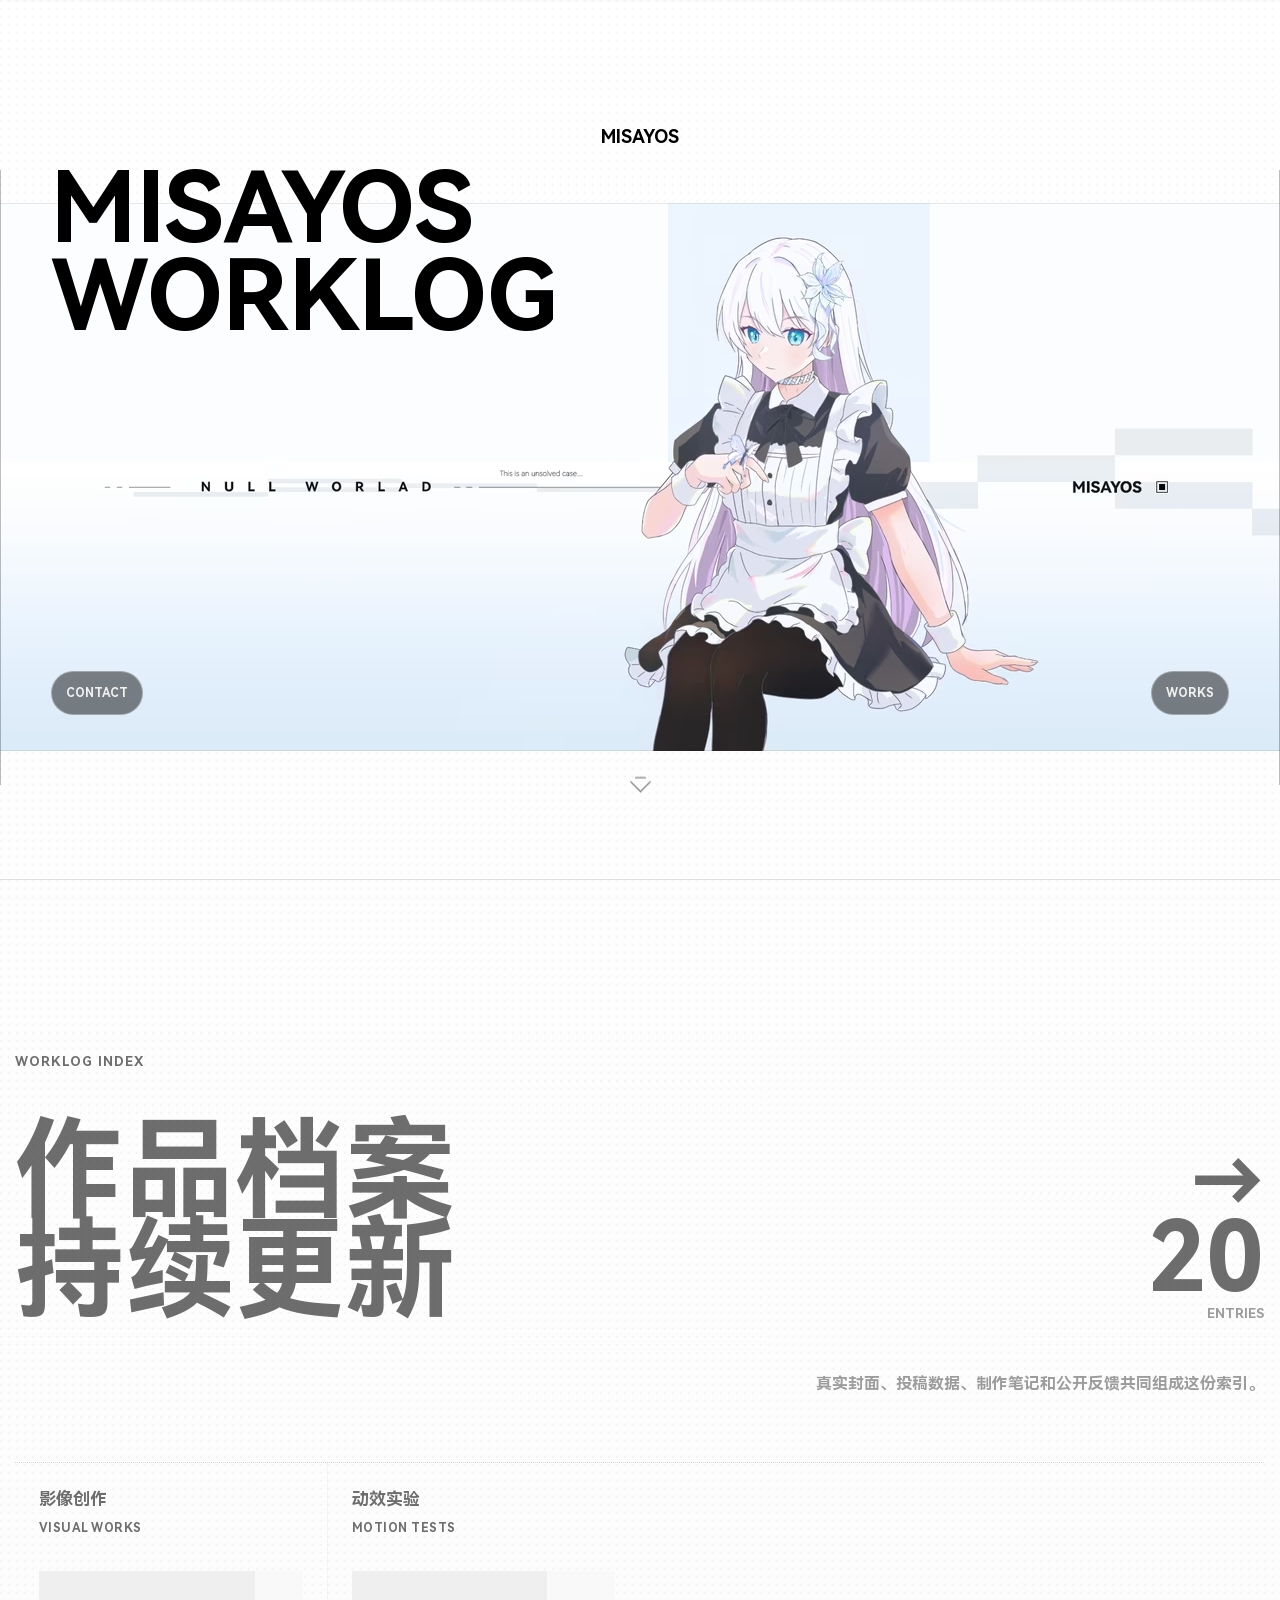
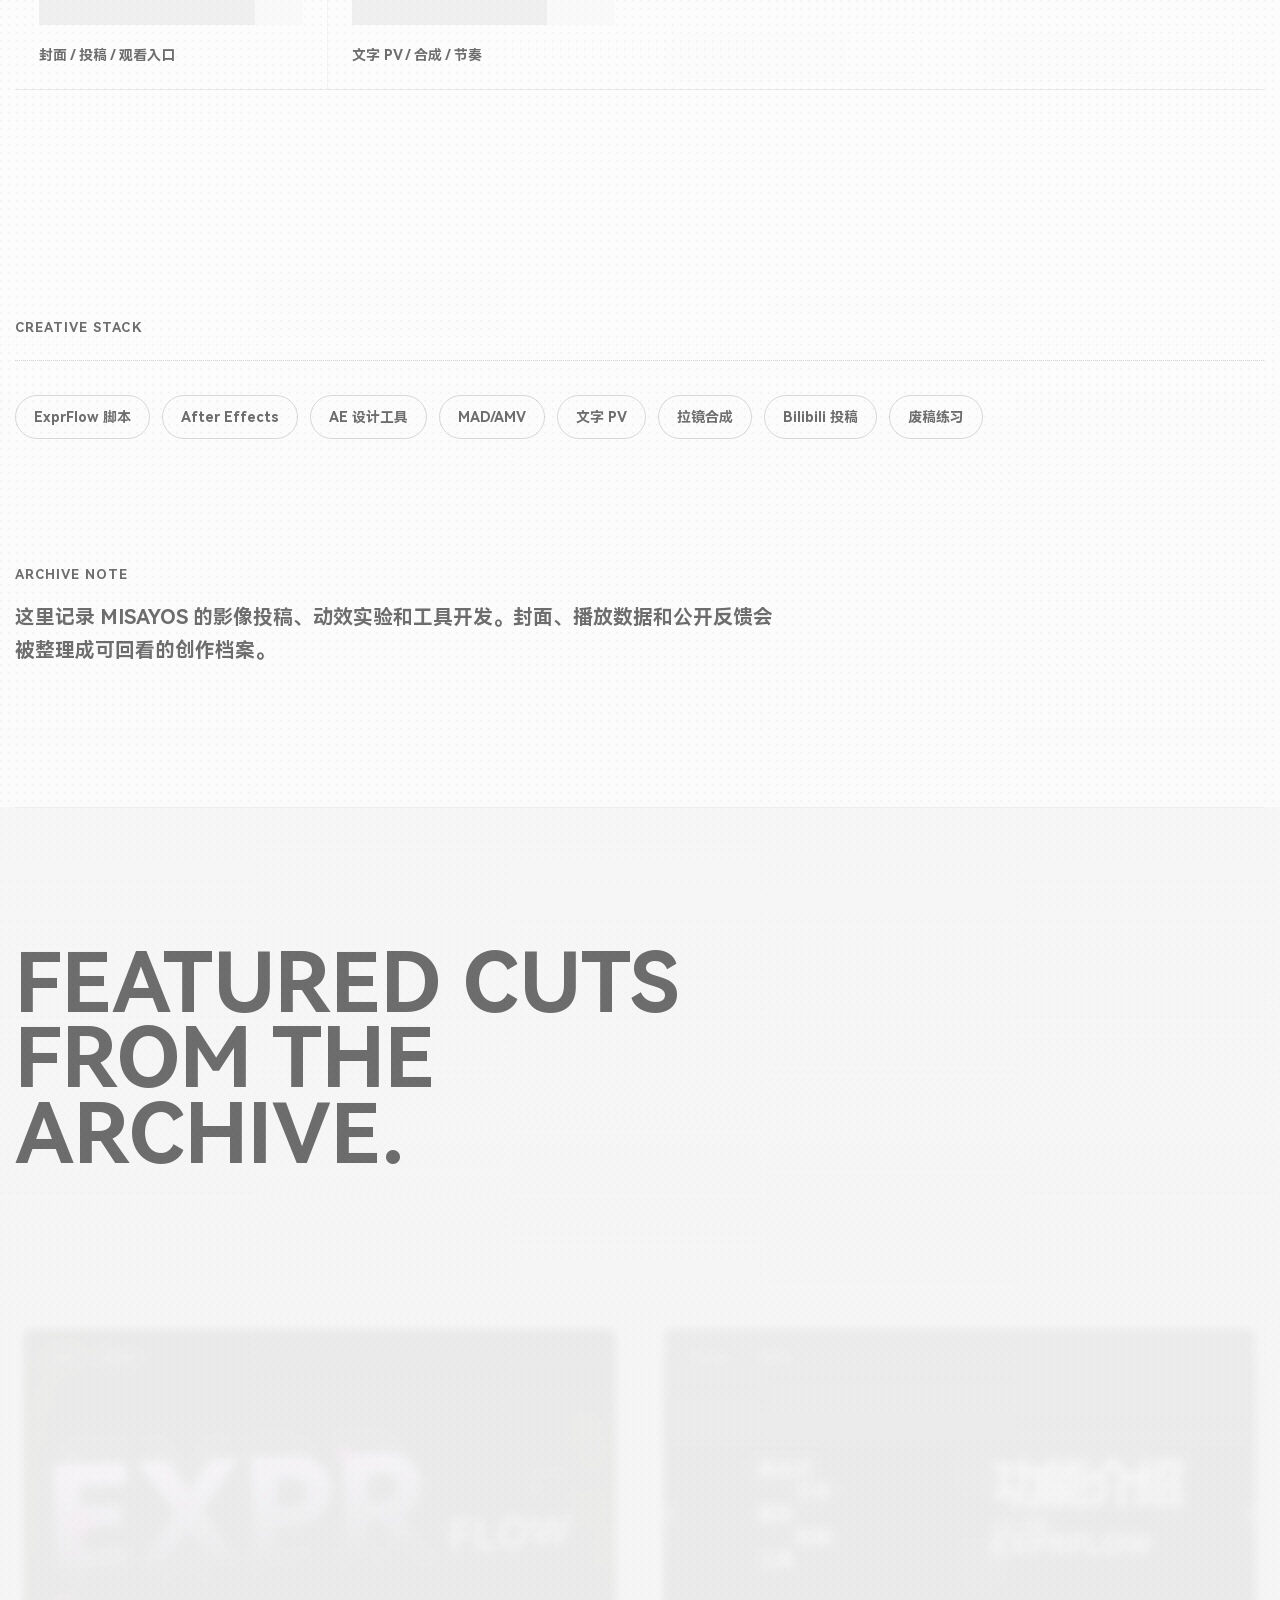
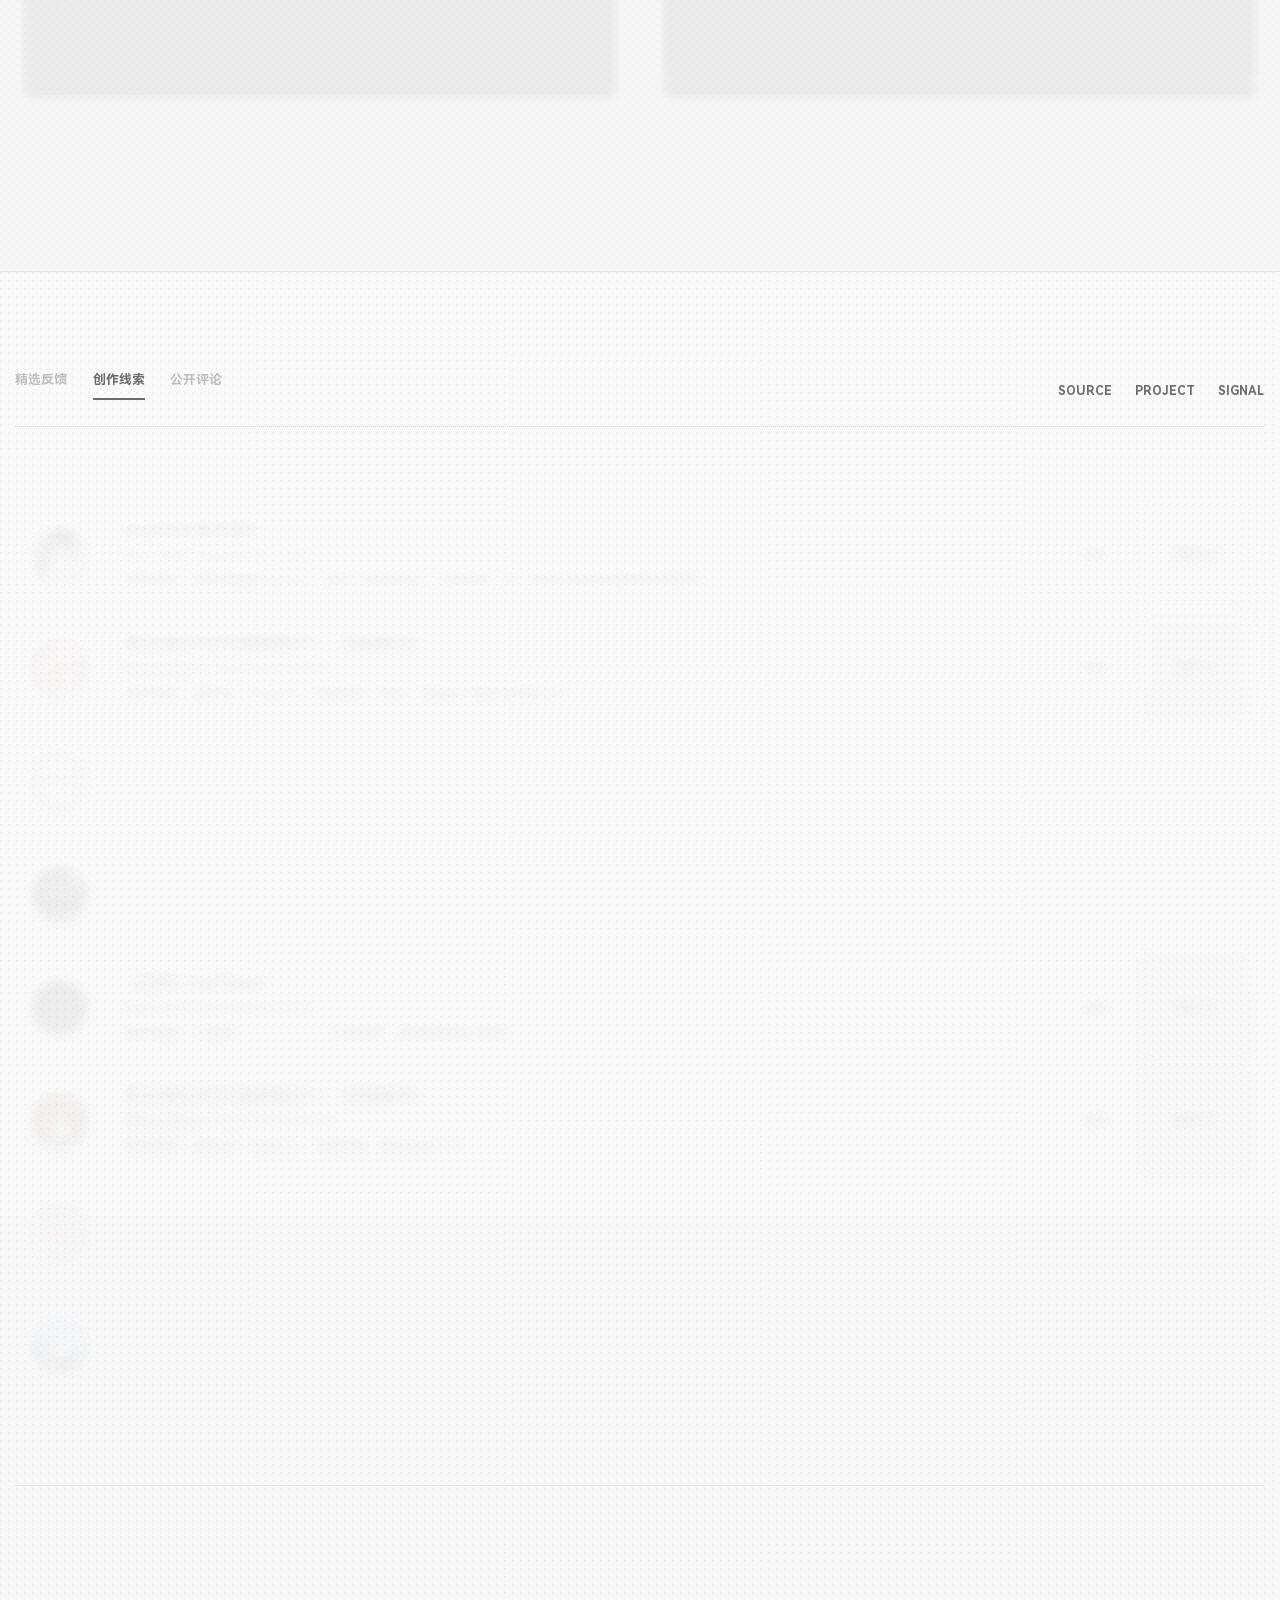
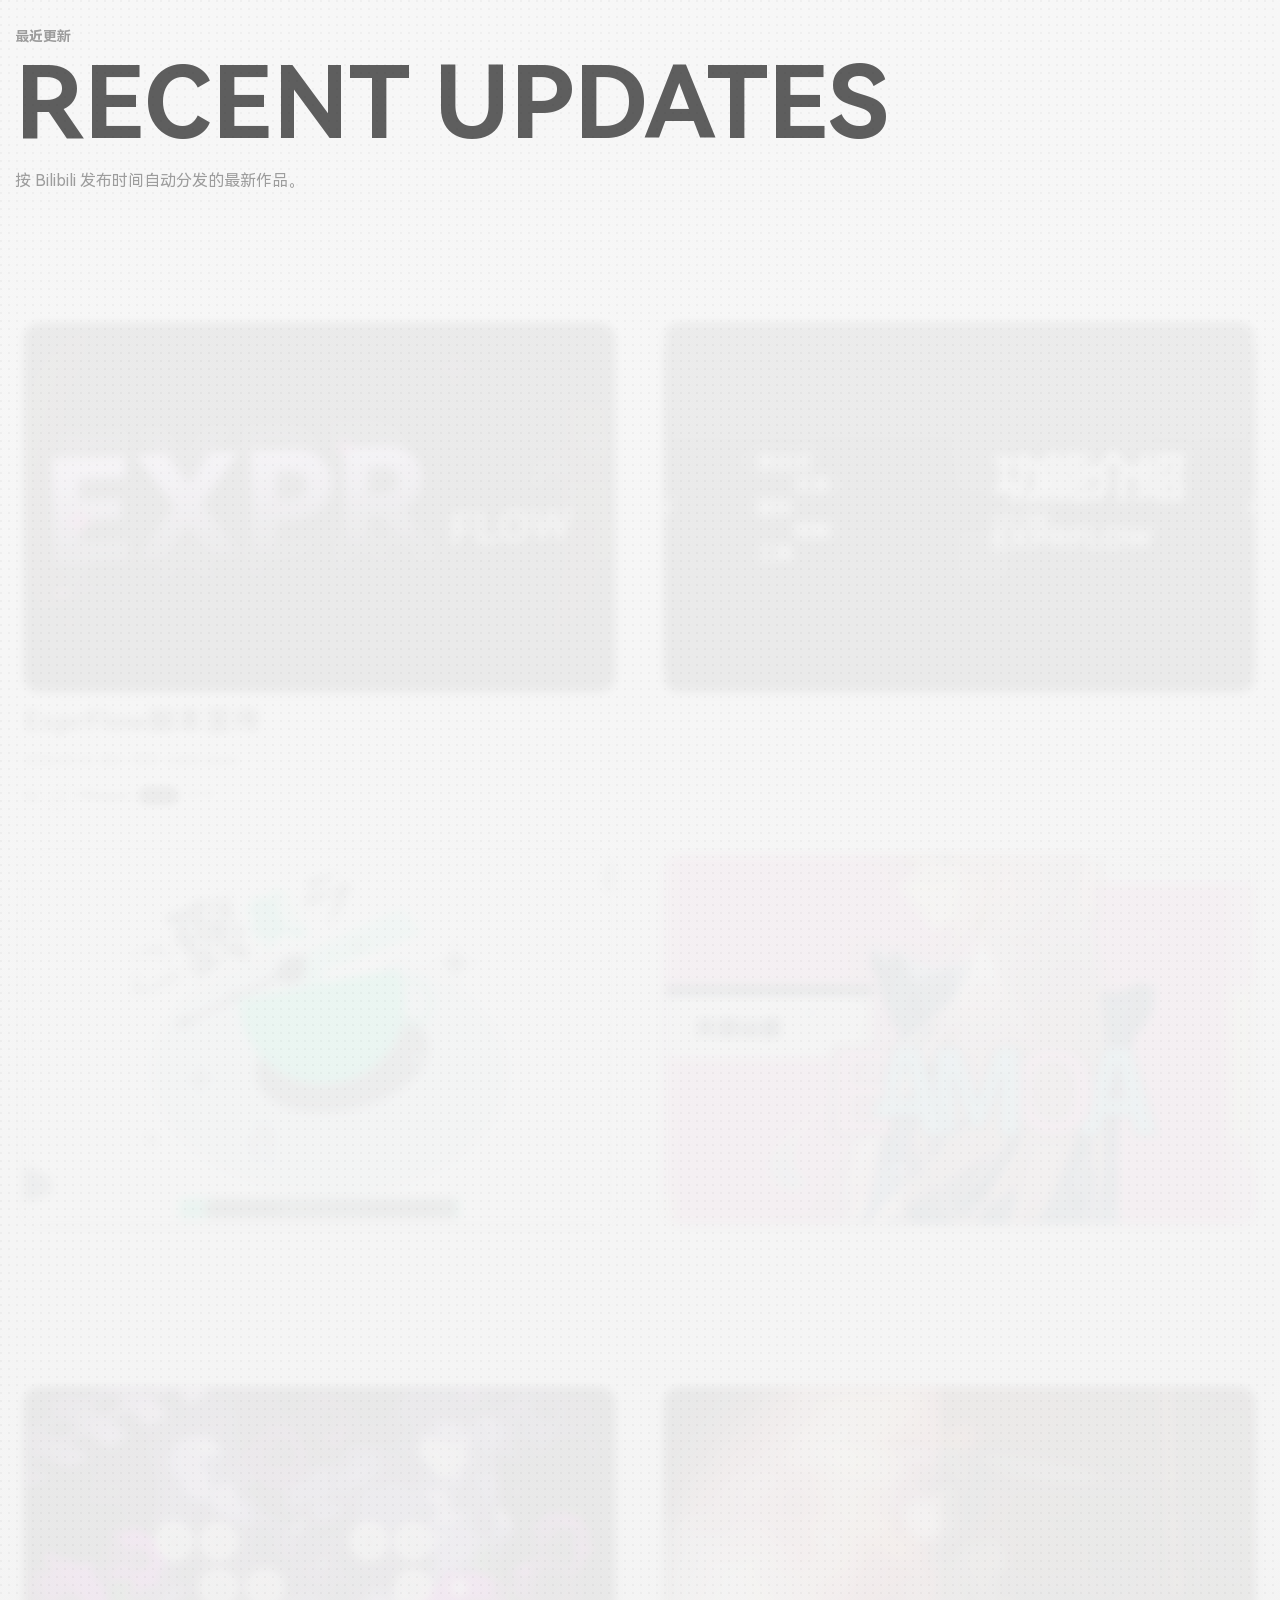
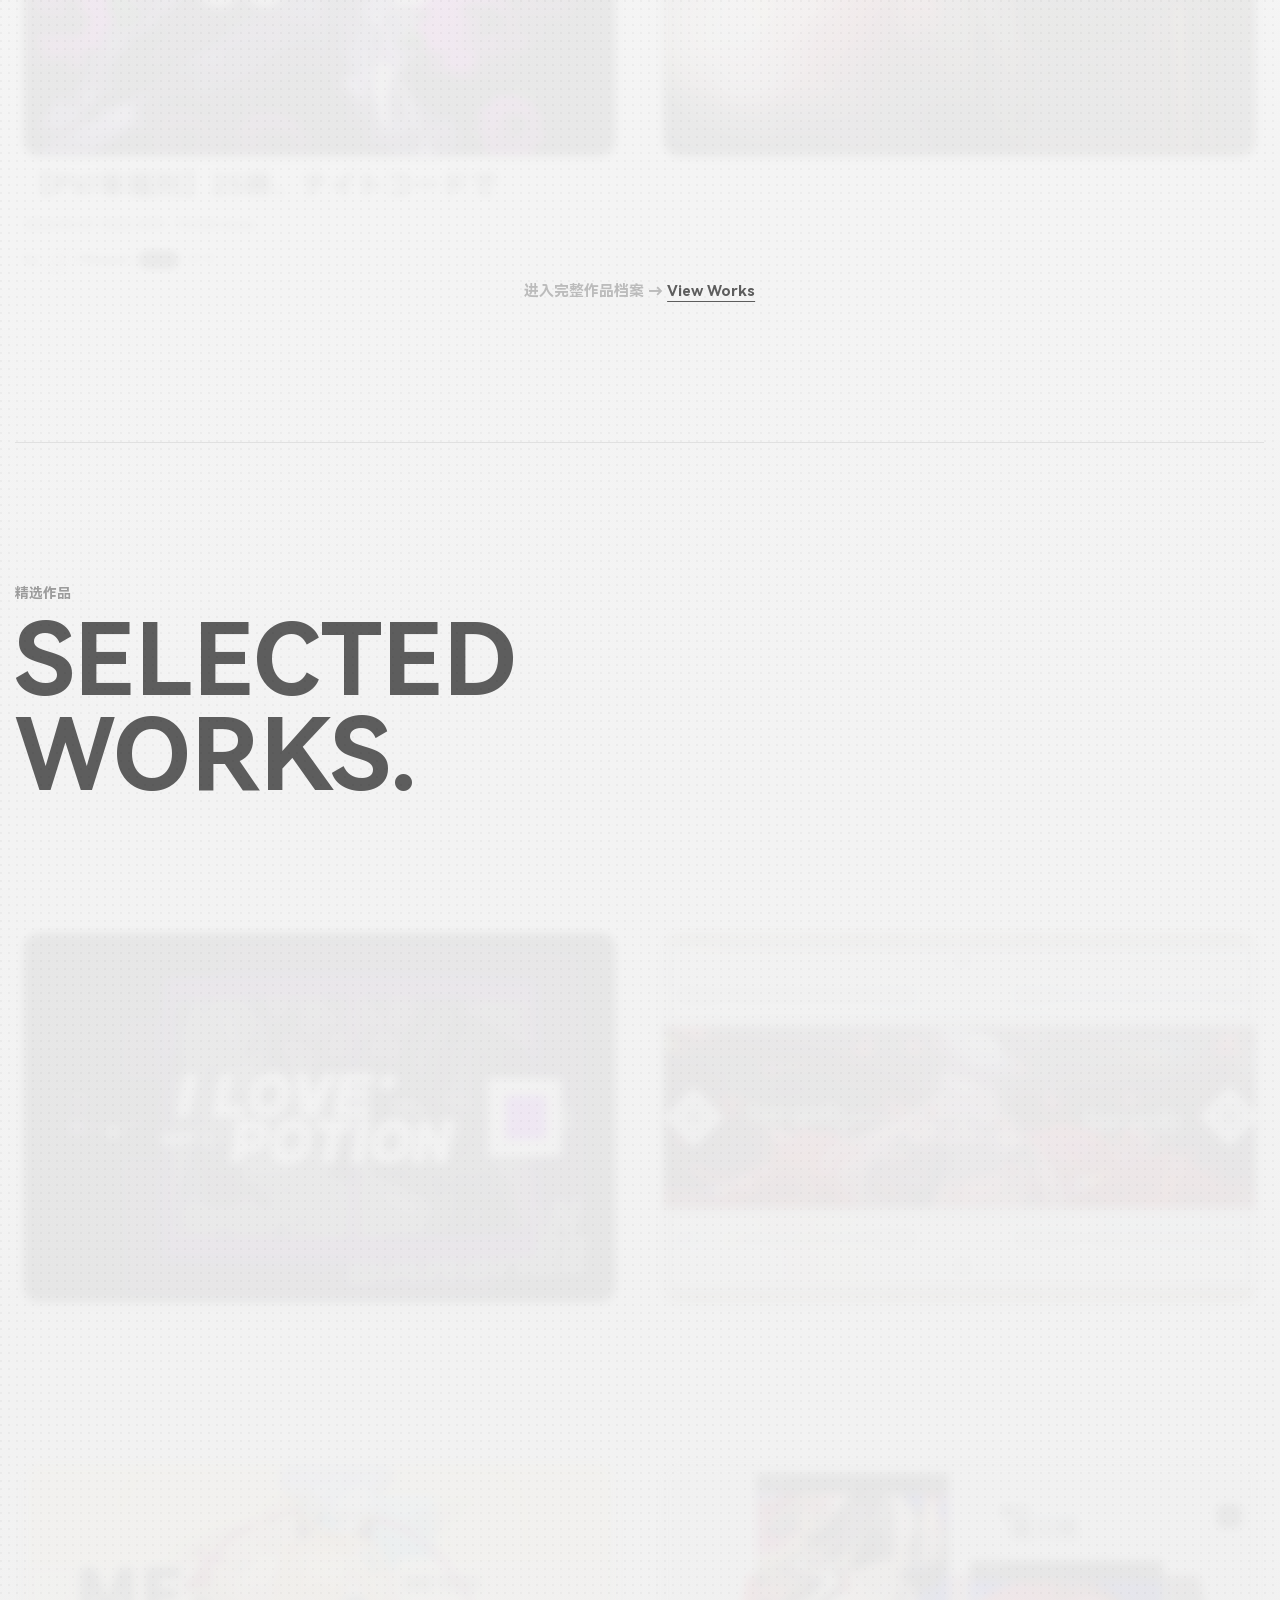
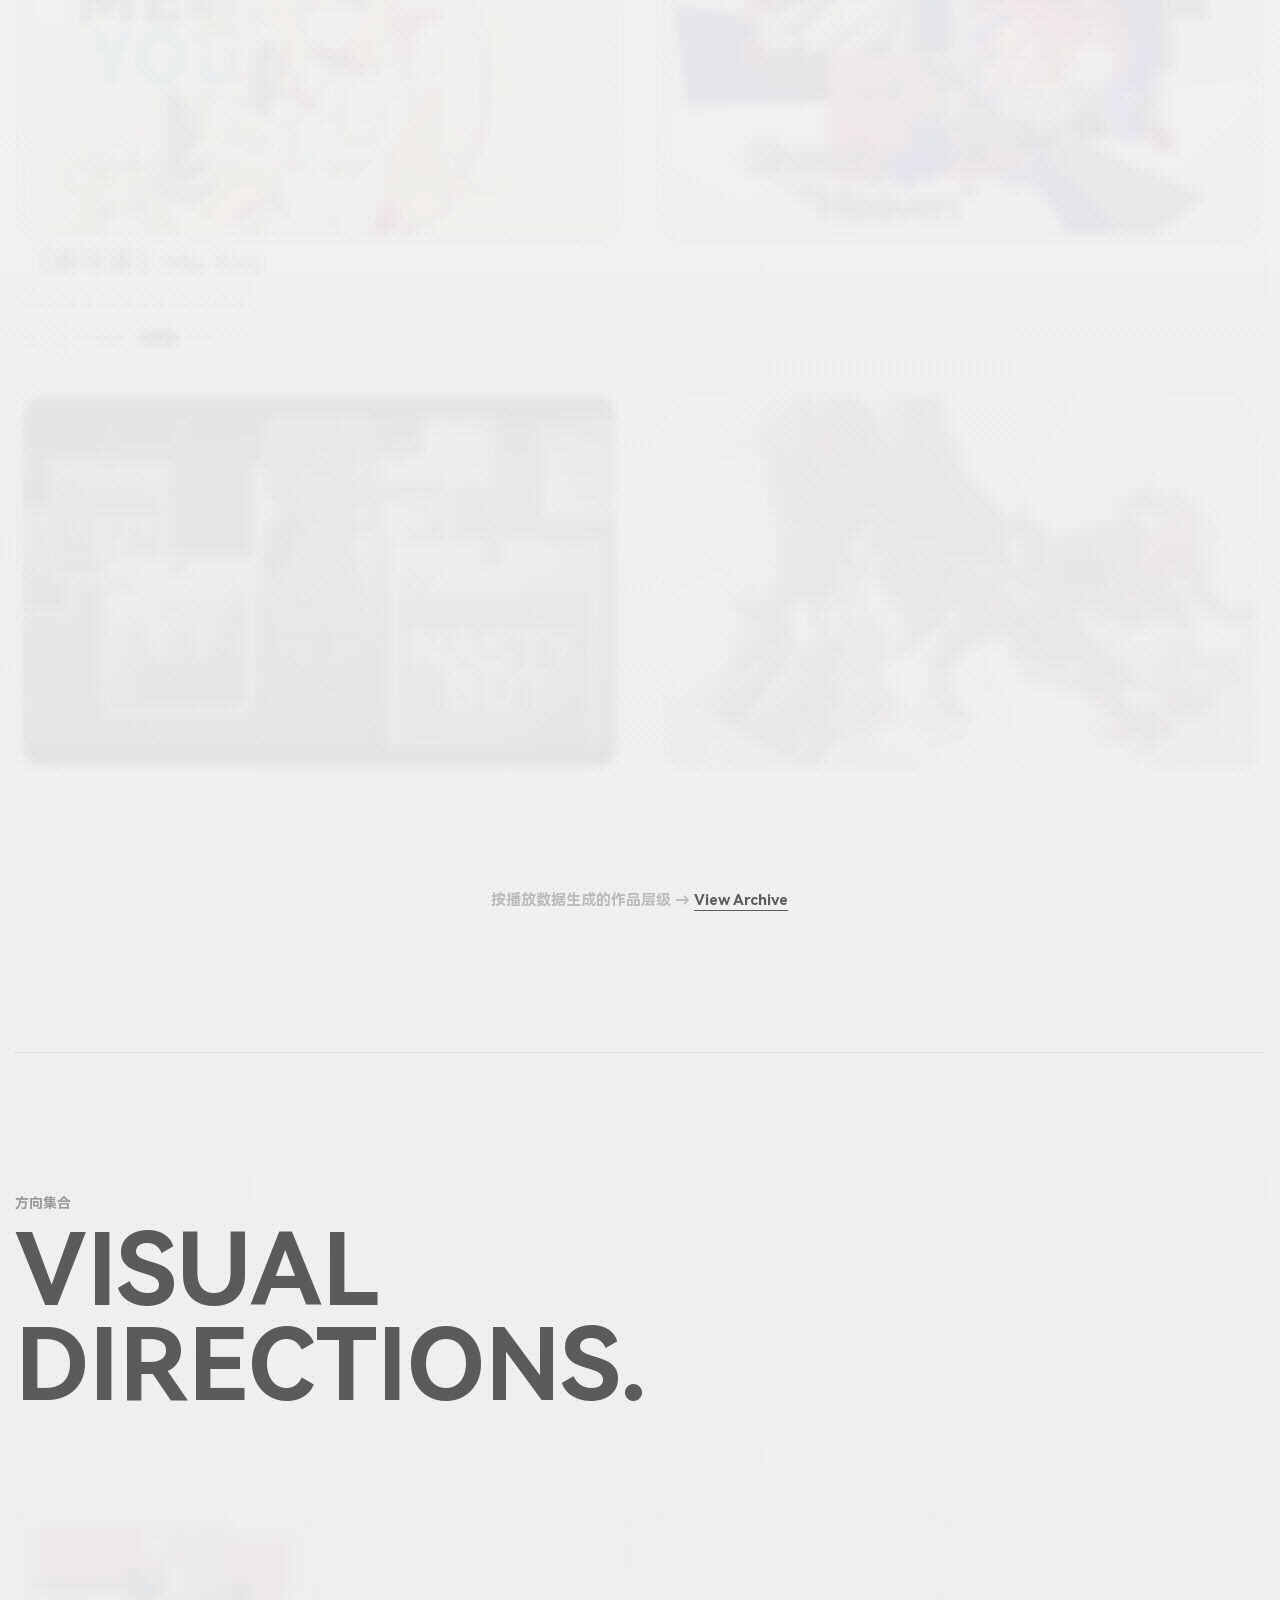
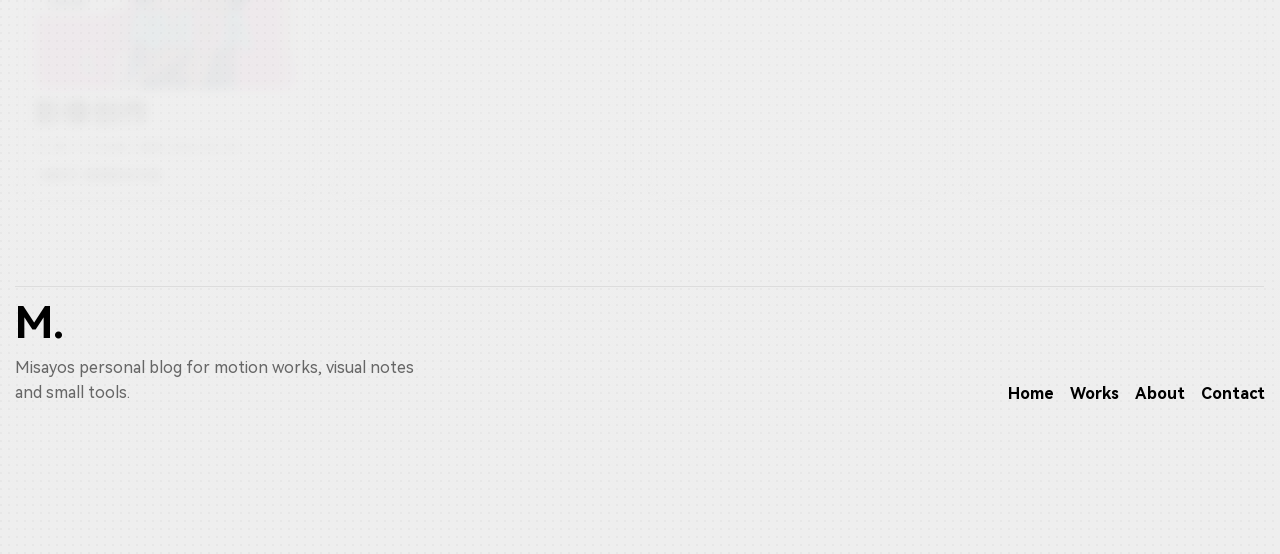
<file: index.html>
<!DOCTYPE html>
<html lang="zh-CN">
<head>
  <meta charset="UTF-8" />
  <meta name="viewport" content="width=device-width, initial-scale=1.0, viewport-fit=cover" />
  <meta http-equiv="Content-Security-Policy" content="default-src 'self'; script-src 'self' 'sha256-ucPniZiH0YSD/n37LilPWknKSIellmAg9Hv3HmVsY+k='; script-src-attr 'none'; style-src 'self' 'unsafe-inline' https://fonts.googleapis.com; font-src 'self' https://fonts.gstatic.com data:; img-src 'self' data:; connect-src 'self'; frame-src https://player.bilibili.com; object-src 'none'; base-uri 'self'; form-action 'self'; upgrade-insecure-requests" />
  <meta name="referrer" content="strict-origin-when-cross-origin" />
  <meta name="permissions-policy" content="camera=(), microphone=(), geolocation=(), usb=(), fullscreen=(self), picture-in-picture=(self)" />
  <title>Misayos Portfolio</title>
  <meta name="description" content="Misayos 的白色沉浸式个人作品集，包含作品封面、分类、作品播放与电影式页面转场。" />
  <meta name="author" content="弥撒哟丝" />
  <meta name="keywords" content="Misayos,弥撒哟丝,Bilibili,MAD,AMV,PV,AE脚本,动效,视频创作,个人作品集" />
  <meta name="theme-color" content="#f7f4ec" />

  <meta property="og:type" content="website" />
  <meta property="og:site_name" content="Misayos Portfolio" />
  <meta property="og:title" content="Misayos Portfolio" />
  <meta property="og:description" content="Misayos 的白色沉浸式个人作品集，包含作品封面、分类、作品播放与电影式页面转场。" />
  <meta property="og:image" content="https://misayos.xyz/assets/images/hero-profile-misayos.png" />
  <meta property="og:url" content="https://misayos.xyz/" />

  <meta name="twitter:card" content="summary_large_image" />
  <meta name="twitter:title" content="Misayos Portfolio" />
  <meta name="twitter:description" content="Misayos 的白色沉浸式个人作品集，包含作品封面、分类、作品播放与电影式页面转场。" />
  <meta name="twitter:image" content="https://misayos.xyz/assets/images/hero-profile-misayos.png" />

  <link rel="icon" href="data:image/svg+xml,%3Csvg xmlns='http://www.w3.org/2000/svg' viewBox='0 0 100 100'%3E%3Crect width='100' height='100' rx='20' fill='%23f7f4ec'/%3E%3Ctext x='50' y='68' font-size='52' text-anchor='middle' fill='%2318120d' font-family='serif'%3EM%3C/text%3E%3C/svg%3E" />
  <link rel="canonical" href="https://misayos.xyz/" />
  <link rel="preconnect" href="https://fonts.googleapis.com" />
  <link rel="preconnect" href="https://fonts.gstatic.com" crossorigin />
  <link href="https://fonts.googleapis.com/css2?family=Archivo:wght@400..900&family=Archivo+Black&display=swap" rel="stylesheet" />
  <link
    rel="preload"
    as="image"
    href="/assets/misayos-960-BNJp7_5d.avif"
    type="image/avif"
    imagesrcset="/assets/misayos-640-LTRRaAEr.avif 640w, /assets/misayos-960-BNJp7_5d.avif 960w, /assets/misayos-1280-0iRnMH6T.avif 1280w, /assets/misayos-1916-D4g94MNC.avif 1916w"
    imagesizes="(max-width: 640px) 100vw, min(1840px, calc(100vw - 24px))"
    fetchpriority="high"
  />

  <script type="application/ld+json">
  {
    "@context": "https://schema.org",
    "@type": "ProfilePage",
    "mainEntity": {
      "@type": "Person",
      "name": "弥撒哟丝",
      "alternateName": "Misayos",
      "url": "https://space.bilibili.com/241766776",
      "sameAs": [
        "https://space.bilibili.com/241766776",
        "https://www.douyin.com/user/MS4wLjABAAAAprAGDoznwOtV2gQ9aKmTEc62YV8Ld9jvS19PByhheVA"
      ],
      "jobTitle": "Bilibili 视频创作者",
      "description": "Misayos 的白色沉浸式个人作品集"
    }
  }
  </script>
  <script type="module" crossorigin src="/assets/index-CWXwKJqP.js"></script>
  <link rel="stylesheet" crossorigin href="/assets/index-DzisaxnY.css">
</head>
<body>
  <div id="root"></div>
</body>
</html>
</file>
